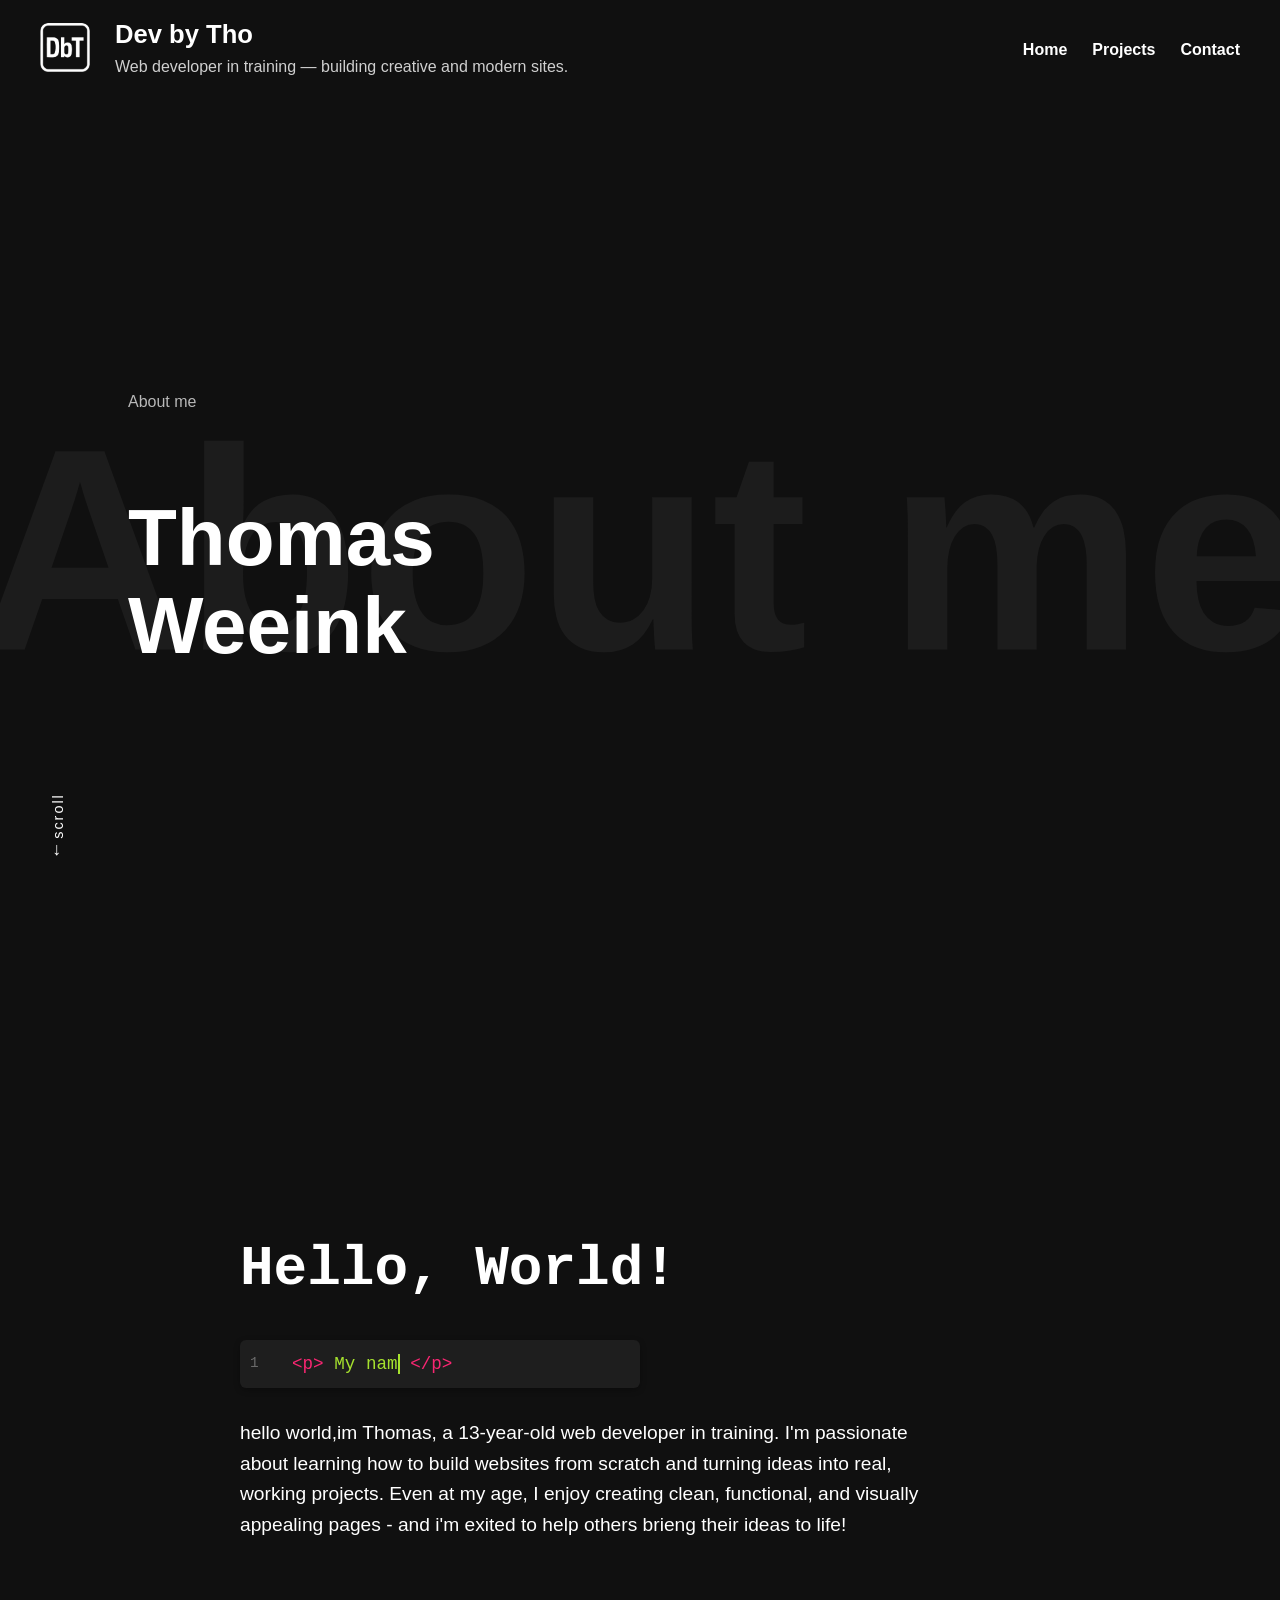
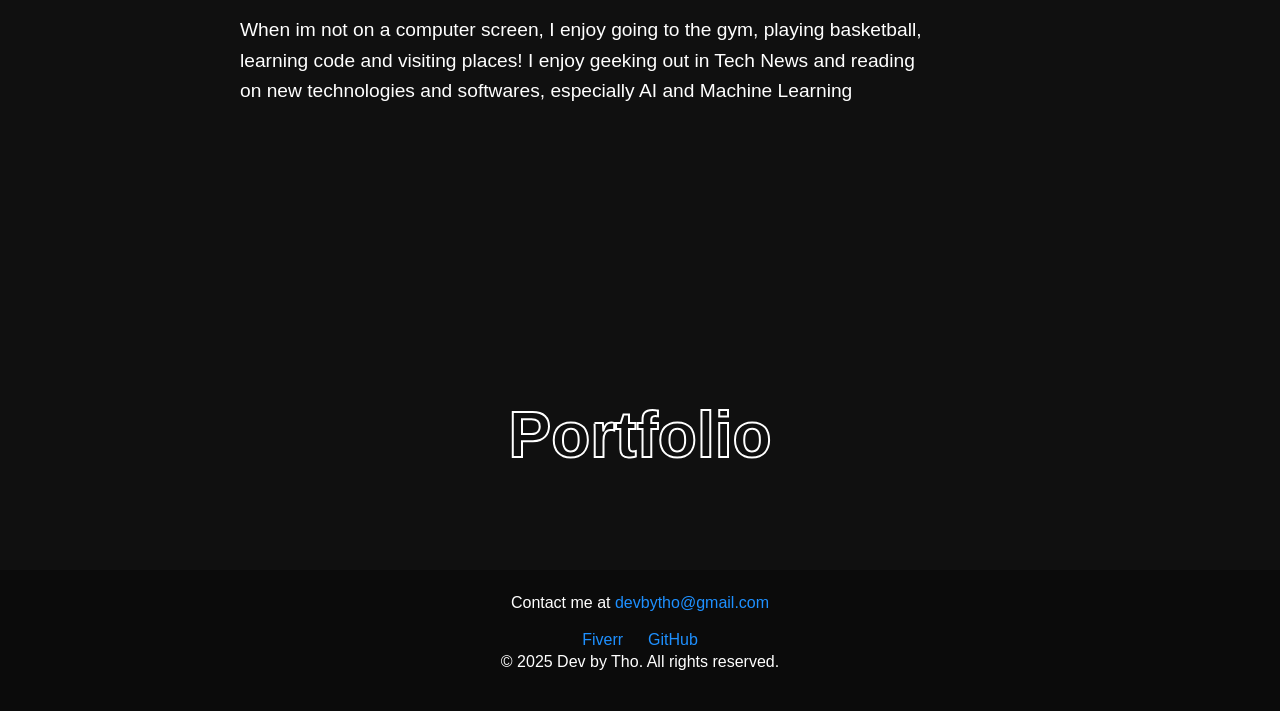
<file: About-Me.html>
<!DOCTYPE html>
<html lang="en">
<head>
  <meta charset="utf-8">
  <meta name="viewport" content="width=device-width, initial-scale=1.0, maximum-scale=1.0, user-scalable=no, viewport-fit=cover">
  <title>About me - Thomas</title>
  <link rel="stylesheet" href="css/Style.css">
  <script src="js/scroll.js"></script>
  <script src="js/Mouse-detection.js" defer></script>
  <script src="js/typewriter.js"></script>
</head>



<body>

  <!-- ✅ Updated Header (matches contact page style) -->
  <header id="top">
    <div class="left-group">
      <div class="website-logo">
        <img src="Images/WebsiteLogo.png" alt="website logo">
      </div>

      <div class="text">
        <h1>Dev by Tho</h1>
        <p>Web developer in training — building creative and modern sites.</p>
      </div>
    </div>

    <nav>
      <a href="index.html">Home</a>
      <a href="portfolio.html">Projects</a>
      <a href="contact.html">Contact</a>
    </nav>
  </header>

  <!-- ✅ Main Content -->
  <main>
  <div class="content-wrapper2">
  <section class="hero-section no-image">
  <div class="background-text">About me</div>

  <div class="text-area">
      <p>About me</p>
      <h1>Thomas<br><span>Weeink</span></h1>
    </div>
  </section>
  </div>


    <section class="intro-section" id="intro">
  <div class="intro-inner">
    <h1 id="hello">Hello, World!</h1>

    <div class="code-block">
      <code id="typewriter">
        <span class="tag">&lt;p&gt;</span>
        <span id="typed-text"></span>
        <span class="tag">&lt;/p&gt;</span>
      </code>
    </div>

    <p>
      hello world,im Thomas, a 13-year-old web developer in training. I'm passionate about learning how to build websites from scratch and turning ideas into real, working projects. Even at my age, I enjoy creating clean, functional, and visually appealing pages - and i'm exited to help others brieng their ideas to life!
    </p>
    <br><br>

    <p>
      When im not on a computer screen, I enjoy going to the gym, playing basketball, learning code and visiting places! I enjoy geeking out in Tech News and reading on new technologies and softwares, especially AI and Machine Learning
    </p>
  </div>
  </section>


  <section class="portfolio-section">
    <a href="portfolio.html" class="portfolio-wrapper">
      <h1 class="portfolio-text first">Portfolio</h1>
      <h1 class="portfolio-text second">Portfolio</h1>
    </a>
  </section>

  </main>


  <!-- ✅ Footer -->
  <footer id="bottom">
    <p>Contact me at <a href="mailto:devbytho@gmail.com">devbytho@gmail.com</a></p>
    <nav>
      <a href="https://www.fiverr.com/devbytho" target="_blank" rel="noopener noreferrer">Fiverr</a>
      <a href="https://github.com/devbytho" target="_blank" rel="noopener noreferrer">GitHub</a>
    </nav>
    <p>© 2025 Dev by Tho. All rights reserved.</p>
  </footer>

</body>
</html>
</file>
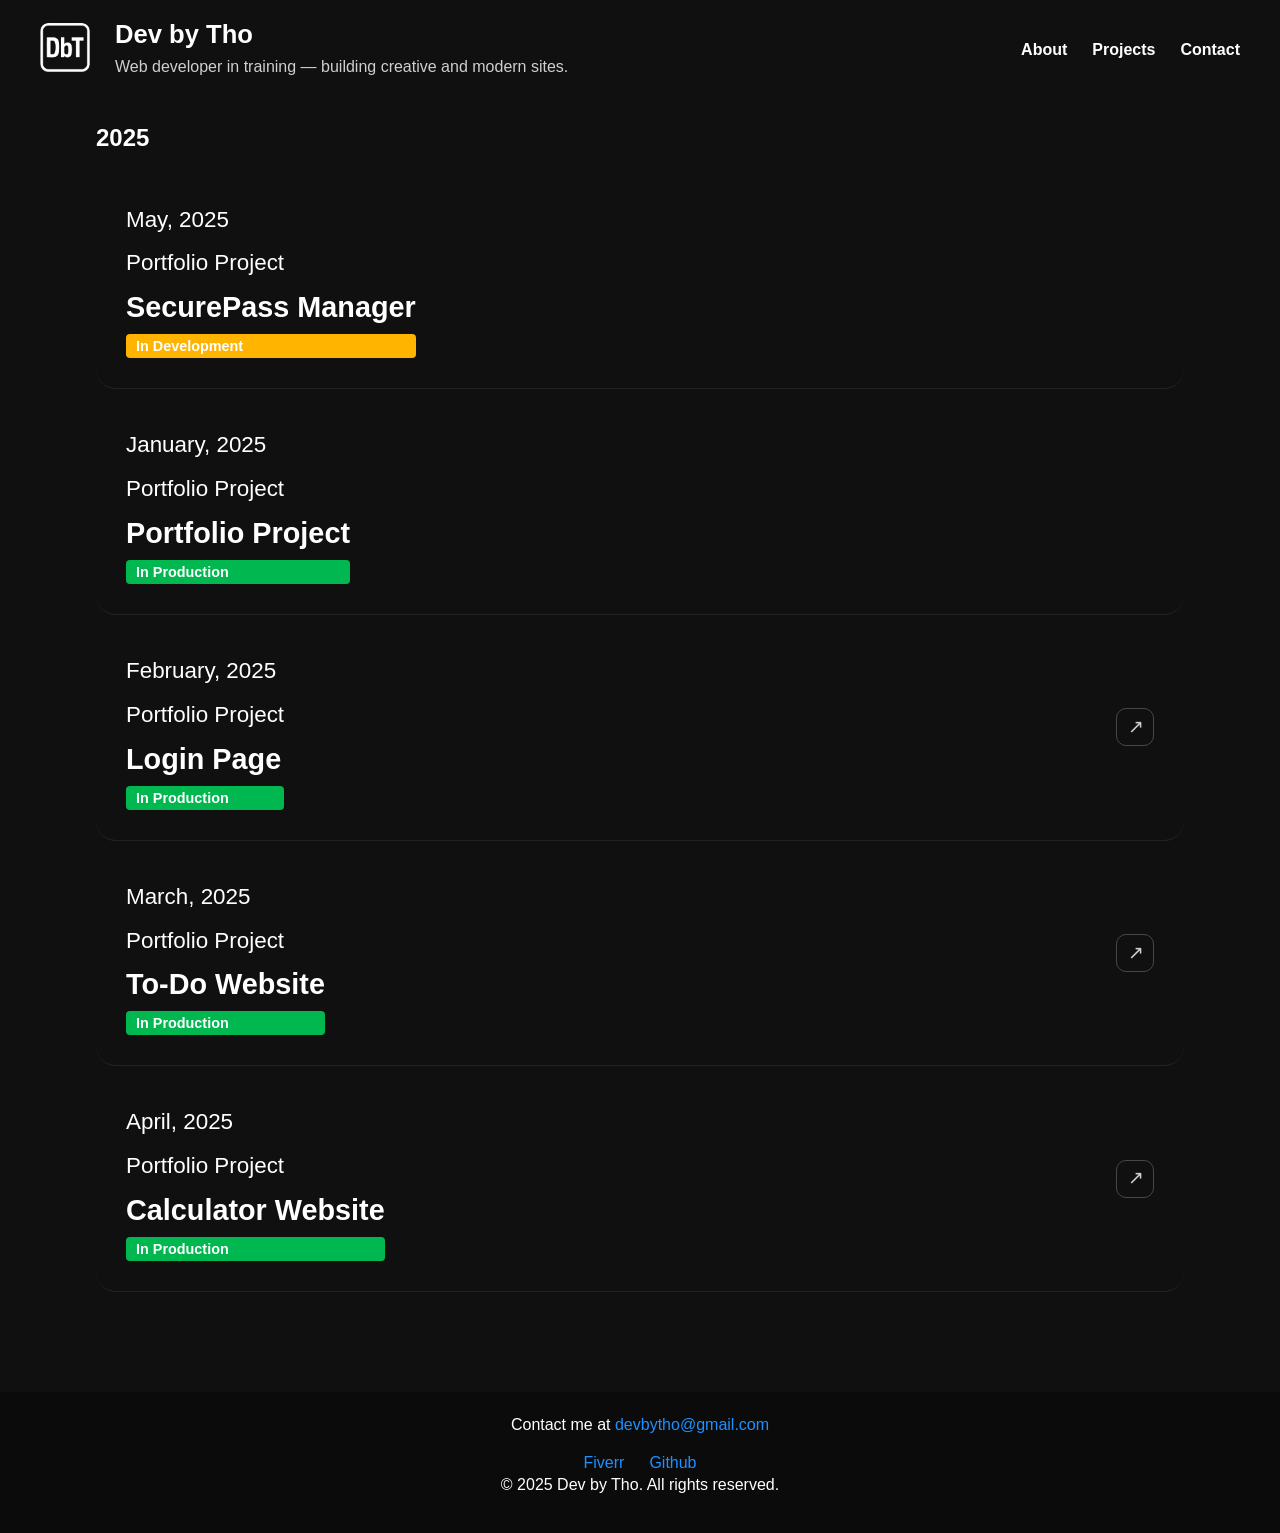
<file: portfolio.html>
<!DOCTYPE html>
<html>
    <head>
        <meta charset="utf-8">
        <meta name="viewport" content="width=device-width, initial-scale=1.0, maximum-scale=1.0, user-scalable=no, viewport-fit=cover">
        <title>Portfolio</title>
        <link rel="stylesheet" href="css/Style.css">
    </head>

    <body>
        <header id="top">
    <div class="left-group">
      <div class="website-logo">
        <img src="Images/WebsiteLogo.png" alt="website logo">
      </div>

      <div class="text">
        <h1>Dev by Tho</h1>
        <p>Web developer in training — building creative and modern sites.</p>
      </div>
    </div>

    <nav>
      <a href="About-Me.html">About</a>
      <a href="portfolio.html">Projects</a>
      <a href="contact.html">Contact</a>
    </nav>
    </header>

    <main>

      <section class="projects">
  <h1 class="year-title">2025</h1>


  <!-- Add this to your projects section in portfolio.html -->
  <div class="project">
    <a href="Portfolio-project-websites/eazypasswords-Details.html" class="project-main">
      <div class="project-info">
          <p class="date">May, 2025</p>
          <p class="type">Portfolio Project</p>
          <h2 class="name">SecurePass Manager</h2>
        <span class="status dev">In Development</span>
      </div>
    </a>
  <!-- No external icon since it's not finished -->
  </div>



  <!-- Portfolio Project (no external icon) -->
  <a href="Portfolio-project-websites/Portfolio-Details.html" class="project">
    <div class="project-info">
      <p class="date">January, 2025</p>
      <p class="type">Portfolio Project</p>
      <h2 class="name">Portfolio Project</h2>
      <span class="status production">In Production</span>
    </div>
  </a>

  <!-- Login Page -->
  <div class="project">
    <a href="Portfolio-project-websites/Login-page-Details.html" class="project-main">
      <div class="project-info">
        <p class="date">February, 2025</p>
        <p class="type">Portfolio Project</p>
        <h2 class="name">Login Page</h2>
        <span class="status production">In Production</span>
      </div>
    </a>
    <a href="https://login.thomasweeink.com" target="_blank" class="icon" title="Visit page"></a>
  </div>

  <!-- To-Do Website -->
  <div class="project">
    <a href="Portfolio-project-websites/To-do-Details.html" class="project-main">
      <div class="project-info">
        <p class="date">March, 2025</p>
        <p class="type">Portfolio Project</p>
        <h2 class="name">To-Do Website</h2>
        <span class="status production">In Production</span>
      </div>
    </a>
    <a href="https://to-do.thomasweeink.com" target="_blank" class="icon" title="Visit page"></a>
  </div>

  <!-- Calculator Website -->
  <div class="project">
    <a href="Portfolio-project-websites/Calculator-details.html" class="project-main">
      <div class="project-info">
        <p class="date">April, 2025</p>
        <p class="type">Portfolio Project</p>
        <h2 class="name">Calculator Website</h2>
        <span class="status production">In Production</span>
      </div>
    </a>
    <a href="https://calculator.thomasweeink.com" target="_blank" class="icon" title="Visit page"></a>
  </div>
</section>



    </main>

    <footer>
    <p>Contact me at <a href="mailto:devbytho@gmail.com">devbytho@gmail.com</a></p>
    <nav>
      <a href="https://www.fiverr.com/devbytho" target="_blank" rel="noopener noreferrer">Fiverr</a>
      <a href="https://github.com/devbytho" target="_blank" rel="noopener noreferrer">Github</a>
    </nav>
    <p>© 2025 Dev by Tho. All rights reserved.</p>
  </footer>

  
  <script>
  document.querySelectorAll('.project').forEach(project => {
  const mainLink = project.querySelector('.project-main');
  const iconLink = project.querySelector('.icon');

  // make the whole box clickable (except icon)
    if (mainLink) {
      project.addEventListener('click', () => {
        window.location.href = mainLink.href;
      });
    }

    // stop the project click if icon is pressed
    if (iconLink) {
      iconLink.addEventListener('click', (e) => {
       e.stopPropagation();
      });
    }
  });
  </script>

  </body>
</html>
</file>
<file: css/Style.css>
/* --- Global Style --- */

/* Make all text white by default */
* {
  color: white;
  box-sizing: border-box;
  margin: 0;
  padding: 0;
}

/* --- Body & Layout --- */
html, body {
  height: 100%;          /* full viewport height */
  margin: 0;
  padding: 0;
}

body {
  display: flex;
  flex-direction: column;
  min-height: 100vh;     /* ensures footer stays at bottom if page is short */
  background-color: rgb(16,16,16);
  font-family: 'Arial', sans-serif;
}

/* Main content fills remaining space */
main {
  flex: 1;
}

/* --- Header --- */
header {
  display: flex;
  align-items: center;
  justify-content: space-between;
  padding: 20px 40px;
}

.website-logo img {
  width: 50px;
  height: 50px;
  object-fit: contain;
  flex-shrink: 0;
}

.left-group {
  display: flex;
  align-items: center;
  gap: 25px;
}

.left-group h1 {
  margin: 0;
  font-size: 1.6rem;
}

.left-group p {
  margin: 5px 0 0;
  font-size: 1rem;
  opacity: 0.8;
}

/* Only header links white */
header nav a {
  color: white;
  text-decoration: none;
  font-weight: bold;
  transition: opacity 0.2s ease;
}

header nav a:hover {
  opacity: 0.5;
}

/* All other links default blue */
a:not(header nav a) {
  color: #1e90ff;
  text-decoration: none;
  transition: color 0.3s;
}

a:not(header nav a):hover {
  color: #63b3ff;
  text-decoration: underline;
}

/* Header navigation */
nav {
  display: flex;
  gap: 25px;
}

/* === Responsive Design (hide text on small screens) === */
@media (max-width: 700px) {
  header {
    flex-direction: row;
    justify-content: space-between;
    padding: 15px 25px;
  }

  .left-group .text {
    display: none;
  }

  nav {
    gap: 15px;
  }
}

/* --- Footer --- */
footer {
  background-color: rgb(11, 11, 11);
  display: flex;
  flex-direction: column;
  align-items: center;
  text-align: center;
  padding: 20px;
  color: white;
  width: 100%;
  margin-top: auto;       /* pushes footer to bottom if page is short */
}

/* --- Headings --- */
h1, h2, h3, h4, h5, h6 {
  color: white;
  margin-top: 1em;
  margin-bottom: 0.5em;
}

/* --- Paragraphs --- */
p {
  line-height: 1.6;
  margin-bottom: 1em;
}

/* --- Buttons --- */
button,
input[type="submit"],
input[type="button"] {
  background-color: #1e90ff;
  color: white;
  border: none;
  padding: 10px 16px;
  border-radius: 6px;
  cursor: pointer;
  transition: background-color 0.3s;
}

button:hover,
input[type="submit"]:hover,
input[type="button"]:hover {
  background-color: #63b3ff;
}

/* --- Images --- */
img {
  max-width: 100%;
  border-radius: 8px;
}

/* === Universal Hero Section (top part for all pages) === */
.hero-section {
  display: flex;
  align-items: center;
  justify-content: space-between;
  min-height: 100vh;
  padding: 0 10%;
  position: relative;
  background-color: rgb(16,16,16);
}

/* Left text area */
.hero-section .text-area {
  flex: 1;
}

.hero-section .text-area p {
  opacity: 0.7;
  font-size: 1rem;
  margin-bottom: 1em;
}

.hero-section .text-area h1 {
  font-size: 5rem;
  font-weight: 700;
  line-height: 1.1;
}

.hero-section .text-area h1 span {
  display: block;
}

/* Right image area */
.hero-section .image-area {
  flex: 1;
  display: flex;
  justify-content: center;
}

.hero-section .image-area img {
  width: 360px;
  border-radius: 10px;
  box-shadow: 0 0 40px rgba(255, 255, 255, 0.08);
}

/* --- Responsive adjustments --- */
@media (max-width: 850px) {
  .hero-section {
    flex-direction: column;
    text-align: center;
    padding: 60px 20px;
  }

  .hero-section .image-area {
    margin-top: 40px;
  }

  .hero-section .text-area h1 {
    font-size: 3rem;
  }
}


.scroll-indicator {
  position: absolute;
  left: 35px;
  bottom: 40px;
  display: flex;
  flex-direction: column;
  align-items: center;
  color: white;
  font-size: 0.9rem;
  letter-spacing: 2px;
  z-index: 9999;
  transition: opacity 0.3s ease;
  opacity: 1;
  pointer-events: none;
}

/* Rotate text and center it visually with the arrow */
.scroll-text {
  display: inline-block;
  transform: rotate(-90deg);
  transform-origin: center center; /* pivot around center */
  text-transform: lowercase;
  margin-bottom: 15px; /* space between text and arrow */
  text-align: center;
}

.scroll-indicator .arrow {
  font-size: 18px;
  animation: bounce 1.4s infinite ease-in-out;
}

@keyframes bounce {
  0%, 100% { transform: translateY(0); }
  50% { transform: translateY(8px); }
}

/* Hide scroll indicator on small screens */
@media (max-width: 550px) {
  .scroll-indicator {
    display: none;
  }
}

/* Make sure hero content sits above it */
.hero-section .text-area,
.hero-section .image-area {
  position: relative;
  z-index: 1;
}

/* Prevent unwanted horizontal scroll caused by transforms */
body {
  overflow-x: hidden;
  width: 100%;
}

.content-wrapper2 {
  overflow-x: hidden;
  width: 100%;
  position: relative;
}

/* Ghost background text styling */
.background-text {
  position: absolute;
  top: 50%;
  left: 50%;
  transform: translate(-50%, -50%);
  font-size: 18rem;
  font-weight: 900;
  color: rgba(255, 255, 255, 0.05);
  white-space: nowrap;
  user-select: none;
  pointer-events: none;
  z-index: 0;
  transition: opacity 0.4s ease;
}

@media (max-width: 850px) {
  .background-text {
    display: none;
  }
}

/* --- Variant: Hero section with no image --- */
.hero-section.no-image {
  justify-content: center; /* centers text vertically */
}

/* On desktop: keep same height */
.hero-section.no-image {
  min-height: 100vh;
}

/* On mobile: make it shorter */
@media (max-width: 850px) {
  .hero-section.no-image {
    min-height: 30vh;
    padding: 40px 10%;
  }

  .hero-section.no-image .text-area {
    text-align: center;
    margin: 0 auto;
  }
}



/* === Intro Section (Hello World Style) === */
.intro-section {
  min-height: 100vh;
  display: flex;
  justify-content: center; /* center vertically */
  align-items: center;     /* center horizontally */
  background-color: rgb(16,16,16);
  color: white;
  font-family: 'Poppins', 'Arial', sans-serif;
  line-height: 1.6;
  padding: 0 15%;
}

/* keeps everything together and left-aligned */
.intro-inner {
  text-align: left;
  width: 100%;
  max-width: 800px;
}

/* --- Heading --- */
.intro-section h1 {
  font-size: 3.5rem;
  font-weight: 800;
  margin-bottom: 25px;
}

/* --- Compact code block --- */
.code-block {
  position: relative;
  background-color: #1e1e1e;
  border-radius: 6px;
  padding: 10px 16px;
  font-family: 'Fira Code', 'Courier New', monospace;
  display: flex;
  align-items: center;
  justify-content: flex-start;
  box-shadow: 0 2px 6px rgba(0, 0, 0, 0.3);
  margin-bottom: 30px;
  max-width: 400px;
  width: 100%;
  overflow-x: auto;
}

.code-block::before {
  content: "1";
  position: absolute;
  left: 10px;
  top: 50%;
  transform: translateY(-50%);
  color: #6a6a6a;
  font-size: 0.9rem;
}

.code-block code {
  color: #d4d4d4;
  font-size: 1.1rem;
  margin-left: 36px;
  display: block;
}

.code-block .tag { color: #f92672; }

#typed-text {
  color: #a6e22e;
  border-right: 2px solid #a6e22e;
  animation: blink 0.7s infinite;
}

/* --- Paragraphs --- */
.intro-section p {
  font-size: 1.2rem;
  max-width: 700px;
  margin-bottom: 1.2em;
}

/* --- Links --- */
.intro-section a {
  color: #63b3ff;
  text-decoration: none;
  font-style: italic;
  transition: all 0.3s ease;
}

.intro-section a:hover {
  color: white;
  border-bottom-color: white;
}

/* --- Blink animation --- */
@keyframes blink {
  0%, 50% { border-color: #a6e22e; }
  50.1%, 100% { border-color: transparent; }
}

/* --- Responsive scaling (same look, smaller) --- */
@media (max-width: 900px) {
  .intro-section { padding: 80px 10%; }
  .intro-section h1 { font-size: 2.8rem; }
  .code-block code { font-size: 1rem; }
  .intro-section p { font-size: 1rem; }
}

@media (max-width: 420px) {
  .intro-section { padding: 60px 6%; }
  .intro-section h1 { font-size: 2.2rem; }
  .code-block code { font-size: 0.95rem; }
  .intro-section p { font-size: 0.95rem; }
  #typed-text { border-right-width: 2px; }
}

.portfolio-section {
  display: flex;
  justify-content: center;
  align-items: center;
  height: 30vh;
  background-color: rgb(16,16,16);
}

/* --- Wrapper holds both texts and clickable --- */
.portfolio-wrapper {
  position: relative;
  display: inline-block;
  cursor: pointer;
  text-decoration: none;
  line-height: 1;
  user-select: none;

  /* Make wrapper match the size of the text */
  width: max-content;
  height: max-content;
  padding: 2em 10em; /* optional: small hover area */
}

/* --- Both text layers --- */
.portfolio-text {
  position: absolute;
  left: 50%;
  top: 50%;
  transform: translate(-50%, -50%);
  font-size: 4rem;
  font-weight: 800;
  font-family: 'Poppins', sans-serif;
  margin: 0;
  white-space: nowrap;
  transition: transform 0.6s ease, opacity 0.4s ease;
  pointer-events: none; /* avoid flicker */
}

/* --- Outlined text visible by default --- */
.portfolio-text.first {
  color: transparent;
  -webkit-text-stroke: 2px white;
  opacity: 1;
  z-index: 2;
}

/* --- Filled text hidden below initially --- */
.portfolio-text.second {
  color: white;
  transform: translate(-50%, 100%);
  opacity: 0;
  z-index: 1;
}

/* --- Hover animation (desktop only) --- */
.supports-hover .portfolio-wrapper:hover .portfolio-text.first {
  transform: translate(-50%, -100%);
  opacity: 0;
}

.supports-hover .portfolio-wrapper:hover .portfolio-text.second {
  transform: translate(-50%, -50%);
  opacity: 1;
}

/* --- Touch fallback (iPad/mobile) --- */
.no-hover .portfolio-text.first {
  display: none;
}

.no-hover .portfolio-text.second {
  transform: translate(-50%, -50%);
  opacity: 1;
  z-index: 2;
}

/* === Portfolio Grid === */
.portfolio-grid {
  display: grid;
  grid-template-columns: repeat(2, 1fr);
  gap: 40px;
  padding: 60px 10%;
  color: #fff;
  font-family: 'Poppins', sans-serif;
}

/* === Each project card === */
/* === Project container === */
.project {
  text-align: left;
  position: relative;
  overflow: hidden;
  transition: box-shadow 0.3s ease, transform 0.3s ease;
  border-radius: 20px;
  background-color: transparent;
  cursor: pointer;
}

/* Hover effect — subtle and elegant */
.project:hover {
  box-shadow: 0 20px 50px rgba(0, 0, 0, 0.6);
  transform: scale(1.03);
  z-index: 2;
}

/* === Wrapper for image (prevents layout shift & fixes ratio) === */
.project-image-wrapper {
  position: relative;
  overflow: hidden;
  border-radius: 20px;
  aspect-ratio: 16 / 9; /* all images same proportional shape */
}

/* === Project image === */
.project img {
  width: 100%;
  height: 100%;
  object-fit: cover;
  display: block;
  transition: transform 0.4s ease, filter 0.3s ease;
  will-change: transform;
}

.project:hover img {
  transform: scale(1.05);
  filter: brightness(1.1);
}

/* === Titles & subtitles === */
.project h3 {
  margin-top: 28px;
  font-size: 2rem; /* larger title */
  font-weight: 600;
  color: #ddd;
  transition: color 0.3s ease;
}

.project p {
  margin-top: 8px;
  color: #b3b3b3;
  font-size: 1.4rem; /* larger subtitle */
  transition: color 0.3s ease;
}

.project:hover h3 {
  color: #fff;
}

.project:hover p {
  color: #d3d3d3;
}

/* === Portfolio grid layout === */
.portfolio-grid {
  display: grid;
  grid-template-columns: repeat(auto-fit, minmax(800px, 1fr)); /* much larger boxes */
  gap: 80px;
  margin-top: 80px;
  padding: 0 40px;
}

/* === Responsive adjustments === */
@media (max-width: 1600px) {
  .portfolio-grid {
    grid-template-columns: repeat(auto-fit, minmax(600px, 1fr));
    gap: 60px;
  }
}

@media (max-width: 900px) {
  .portfolio-grid {
    grid-template-columns: 1fr; /* single column on smaller screens */
    gap: 50px;
  }

  .project h3 {
    font-size: 1.6rem;
  }

  .project p {
    font-size: 1.1rem;
  }
}

/* === Toolbox Section === */
.toolbox {
  color: white;
  text-align: center;
  padding: 100px 10%;
  font-family: 'Poppins', sans-serif;
}

.toolbox h2 {
  font-size: 3.5rem;
  font-weight: 800;
  margin-bottom: 80px;
}

/* === Grid Layout === */
.tools-grid {
  display: grid;
  grid-template-columns: repeat(2, 1fr); /* Default: 2 per row */
  gap: 40px;
  justify-items: center;
}

/* === Individual Tool Box === */
.tool {
  background-color: #212121;
  border: 1px solid #1f1f1f;
  width: 180px;
  height: 180px;
  display: flex;
  flex-direction: column;
  justify-content: center;
  align-items: center;
  text-decoration: none !important;
  color: white;
  transition: transform 0.3s ease, border-color 0.3s ease, box-shadow 0.3s ease;
  border-radius: 10px;
}

/* Ensure no blue underline or tint ever */
.tool:link,
.tool:visited,
.tool:hover,
.tool:active {
  text-decoration: none !important;
  color: inherit !important;
}

/* === Icon === */
.tool i {
  font-size: 64px;
  margin-bottom: 15px;
  transition: color 0.3s ease;
}

/* === Text === */
.tool p {
  font-size: 1rem;
  font-weight: 500;
  color: #bbb;
  margin: 0;
}

/* === Hover Animation === */
.tool:hover {
  transform: translateY(-10px);
  border-color: #444;
  box-shadow: 0 0 20px rgba(255, 255, 255, 0.1);
}

/* === Hover Colors === */
.tool:hover i.devicon-html5-plain { color: #e34f26; }
.tool:hover i.devicon-css3-plain { color: #1572B6; }
.tool:hover i.devicon-javascript-plain { color: #f7df1e; }
.tool:hover i.devicon-csharp-plain { color: #68217a; }

/* === Responsive Layouts === */
@media (min-width: 1000px) {
  .tools-grid {
    grid-template-columns: repeat(4, 1fr); /* 4 per row on large screens */
  }
}

@media (max-width: 700px) {
  .tools-grid {
    grid-template-columns: 1fr; /* 1 per row on mobile */
  }

  .tool {
    width: 160px;
    height: 160px;
  }

  .tool i {
    font-size: 48px;
  }
}

/* my skils*/
body {
  margin: 0;
  color: white;
  font-family: 'Poppins', sans-serif;
}

/* --- Overall Layout --- */
.skills-wrapper {
  display: grid;
  grid-template-columns: 1fr 1fr;
  align-items: start;
  gap: 80px;
  padding: 120px 12%;
}

@media (max-width: 900px) {
  .skills-wrapper {
    grid-template-columns: 1fr;
    gap: 60px;
    padding: 80px 8%;
  }
}

/* --- Left Section --- */
.skills-intro h4 {
  color: #bdbdbd;
  font-weight: 500;
  margin-bottom: 10px;
}

.skills-intro h1 {
  font-size: 4rem;
  font-weight: 700;
  margin-bottom: 30px;
}

.skills-intro p {
  color: #e0e0e0;
  font-size: 1.2rem;
  line-height: 1.6;
}

/* --- Right Section --- */
.skills-section {
  display: grid;
  grid-template-columns: repeat(auto-fit, minmax(300px, 1fr));
  gap: 24px;
}

.skill {
  background-color: #141414;
  padding: 24px;
  border-radius: 16px;
  transition: background 0.3s;
  cursor: pointer;
  overflow: hidden;
}

.skill:hover {
  background-color: #1e1e1e;
}

.skill-header {
  display: flex;
  align-items: center;
  justify-content: space-between;
}

.icon2 {
  font-size: 1.8rem;
}

.skill h3 {
  flex-grow: 1;
  font-size: 1.3rem;
  margin-left: 10px;
}

.arrow2 {
  display: inline-block;
  width: 12px;
  height: 12px;
  border-left: 2px solid white;
  border-bottom: 2px solid white;
  transform: rotate(-45deg); /* points down by default */
  transition: transform 0.3s ease;
  margin-left: 8px;
}

.skill.open .arrow2 {
  transform: rotate(135deg); /* points up when open */
}



/* --- Slide Down + Reveal Effect --- */
.skill-content {
  max-height: 0;
  opacity: 0;
  overflow: hidden;
  margin-top: 0;
  transform: translateY(-20px);
  transition: 
    max-height 0.5s ease,
    opacity 0.4s ease,
    transform 0.5s ease;
  font-size: 1rem;
  color: #bdbdbd;
}

.skill.open .skill-content {
  max-height: 200px;
  opacity: 1;
  margin-top: 12px;
  transform: translateY(0);
}


/* --- Remove link underlines globally --- */
a {
  text-decoration: none;
  color: inherit;
}

/* === Project List === */
.projects {
  width: 85%;
  max-width: 1200px;
  margin: auto;
  margin-bottom: 100px; /* space before footer */
}

/* clickable project container */
.project {
  display: flex;
  justify-content: space-between;
  align-items: center;
  padding: 30px;
  border-bottom: 1px solid #222;
  transition: background 0.4s ease, transform 0.3s ease;
  cursor: pointer;
  position: relative;
  text-decoration: none !important;
  color: inherit !important;
}

.project:hover {
  background: rgba(255, 255, 255, 0.05);
  transform: translateY(-2px);
}

/* remove underline inside */
.project * {
  text-decoration: none !important;
  color: inherit !important;
}

/* project info */
.project-info {
  display: flex;
  flex-direction: column;
}

/* text styles */
.date {
  font-size: 0.9rem;
  color: #aaa;
  margin: 0;
}

.type {
  font-size: 0.9rem;
  color: #999;
  margin: 5px 0 10px 0;
}

.name {
  font-size: 1.8rem;
  font-weight: 700;
  margin: 0;
}

/* status */
.status {
  display: inline-block;
  margin-top: 10px;
  padding: 4px 10px;
  border-radius: 4px;
  font-size: 0.9rem;
  font-weight: 600;
}

.production {
  background: #00b84f;
  color: #fff;
}

.dev {
  background: #ffb400;
  color: #000;
}

/* --- Icon Button (↗) --- */
.icon {
  display: flex;
  align-items: center;
  justify-content: center;
  width: 38px;
  height: 38px;
  border: 1.5px solid #555;
  border-radius: 10px;
  font-size: 1.2rem;
  opacity: 0.8;
  transition: all 0.3s ease;
  flex-shrink: 0;
}

.project:hover .icon {
  border-color: #888;
  opacity: 1;
  transform: translateY(-3px);
  background: rgba(255, 255, 255, 0.05);
}

.icon::before {
  content: "↗";
  transform: translate(1px, -1px);
}


.projects {
  width: 85%;
  max-width: 1200px;
  margin: auto;
  margin-bottom: 100px; /* add space before footer */
}





.project-details {
  width: 85%;
  max-width: 1100px;
  margin: 100px auto;
}

.text-section h2 {
  font-size: 2.8rem;
  margin-bottom: 0.5rem;
}

.text-section .type {
  color: #999;
  font-size: 1.2rem;
  margin-bottom: 2rem;
}

.text-section .desc {
  line-height: 1.8;
  color: #ddd;
  font-size: 1.05rem;
  max-width: 800px;
}

.info-grid {
  display: flex;
  justify-content: space-between;
  flex-wrap: wrap;
  margin-top: 60px;
  border-top: 1px solid #222;
  border-bottom: 1px solid #222;
  padding: 20px 0;
  text-align: center;
}

.info-grid div {
  flex: 1;
  min-width: 150px;
  border-right: 1px solid #222;
}

.info-grid div:last-child {
  border-right: none;
}

.info-grid h4 {
  color: #888;
  font-weight: 500;
  margin-bottom: 8px;
}

.info-grid p {
  color: #fff;
  font-weight: 600;
}

.info-grid a {
  color: #fff;
  text-decoration: none;
}

.info-grid a:hover {
  text-decoration: underline;
}

.tech-icons {
  display: flex;
  justify-content: space-around;
  align-items: center;
  margin-top: 80px;
  border-top: 1px solid #222;
  padding-top: 50px;
}

.tech-icons div {
  text-align: center;
}

.tech-icons img {
  width: 50px;
  opacity: 0.8;
  transition: 0.3s ease;
}

.tech-icons img:hover {
  opacity: 1;
  transform: translateY(-4px);
}

.tech-icons p {
  margin-top: 10px;
  color: #ccc;
  font-size: 0.95rem;
}

/* Features Section Styling */
.features-section {
  margin: 3rem 0;
}

.features-grid {
  display: grid;
  grid-template-columns: repeat(auto-fit, minmax(300px, 1fr));
  gap: 1.5rem;
  margin-top: 1rem;
}

.feature {
  background: #141414;
  padding: 1.5rem;
  border-radius: 16px;
  transition: background 0.3s ease;
  cursor: pointer;
}

.feature:hover {
  background: #1e1e1e;
}

.feature h4 {
  font-size: 1.1rem;
  margin-bottom: 0.5rem;
  color: #fff;
}

.feature p {
  color: #b3b3b3;
  line-height: 1.5;
  margin: 0;
}

/* Project Links Styling */
.project-links {
  display: flex;
  gap: 1rem;
  margin-top: 3rem;
  border-top: 1px solid #222;
  padding-top: 50px;
  flex-wrap: wrap;
}

.demo-btn, .code-btn {
  padding: 12px 24px;
  border-radius: 6px;
  text-decoration: none;
  font-weight: 600;
  transition: all 0.3s ease;
  border: none;
  cursor: pointer;
  font-size: 1rem;
}



.code-btn {
  background: #333;
  color: white;
}

.code-btn:hover {
  background: #555;
  transform: translateY(-2px);
}

/* Responsive adjustments */
@media (max-width: 768px) {
  .features-grid {
    grid-template-columns: 1fr;
  }
  
  .project-links {
    flex-direction: column;
  }
  
  .demo-btn, .code-btn {
    text-align: center;
    width: 100%;
  }
  
  .feature {
    padding: 1.2rem;
  }
}

/* Tech icons hover effects */
.tech-icons i {
  transition: transform 0.3s ease, opacity 0.3s ease;
}

.tech-icons i:hover {
  transform: translateY(-4px);
  opacity: 1;
}


/* ==========================
   CONTACT PAGE STYLING
   ========================== */

.contact-page .contact {
  display: flex;
  justify-content: space-between;
  align-items: flex-start;
  width: 85%;
  max-width: 1100px;
  margin: 120px auto;
  padding-bottom: 80px;
  border-bottom: 1px solid rgba(255, 255, 255, 0.1);
  color: #fff;
  font-family: "Poppins", sans-serif;
  position: relative; /* This contains the absolute positioned socials */
}

/* LEFT SIDE (TEXT INFO) */
.contact-page .contact-left {
  flex: 1;
}

.contact-page .intro {
  color: #a8a8a8;
  font-size: 1rem;
  margin-bottom: 14px;
  letter-spacing: 0.5px;
}

.contact-page .email a {
  font-size: 3rem;
  font-weight: 700;
  color: #fff;
  text-decoration: none;
  transition: color 0.3s ease;
}

.contact-page .email a:hover {
  color: #ddd;
}

.contact-page .location {
  font-size: 1.1rem;
  color: #ccc;
  margin-top: 20px;
  display: flex;
  align-items: center;
  gap: 8px;
}

/* SOCIAL ICONS - POSITIONED IN BOTTOM-LEFT OF PARENT CONTAINER */
.contact-page .socials {
  display: flex;
  align-items: center;
  gap: 20px;
  position: absolute;
  bottom: 20px;  /* Changed from top: 0 */
  left: 0;    /* Keep left: 0 */
}

.contact-page .follow {
  color: #aaa;
  font-size: 0.9rem;
  letter-spacing: 2px;
  opacity: 0.8;
  white-space: nowrap;
}

.contact-page .icons {
  display: flex;
  gap: 15px;
  align-items: center;
}

/* ICONS */
.contact-page .icon3 {
  width: 46px;
  height: 46px;
  display: inline-block;
  background-position: center;
  background-repeat: no-repeat;
  background-size: 60%;
  border-radius: 10px;
  background-color: rgba(252, 252, 252, 0.329);
  border: 1px solid rgba(255, 255, 255, 0.05);
  transition: all 0.25s ease;
}

.contact-page .icon3:hover {
  transform: translateY(-6px);
  background-color: rgba(0, 184, 79, 0.1);
  border-color: rgba(0, 184, 79, 0.25);
  box-shadow: 0 8px 30px rgba(0, 0, 0, 0.6);
}

/* Individual icons */
.contact-page .github {
  background-image: url('https://cdn.jsdelivr.net/gh/simple-icons/simple-icons/icons/github.svg');
  filter: invert(1) brightness(1.8);
}

.contact-page .fiverr {
  background-image: url('https://cdn.jsdelivr.net/gh/simple-icons/simple-icons/icons/fiverr.svg');
  filter: invert(1) brightness(1.8);
}

/* RESPONSIVE DESIGN */
@media (max-width: 850px) {
  .contact-page .contact {
    flex-direction: column;
    align-items: flex-start;
    gap: 40px;
    text-align: left;
    padding-bottom: 100px; /* Add more padding at bottom for social icons */
  }

  .contact-page .socials {
    gap: 15px;
    bottom: 20px; /* Adjust position for mobile */
  }

  .contact-page .icons {
    gap: 12px;
  }

  .contact-page .icon3 {
    width: 40px;
    height: 40px;
  }

  .contact-page .email a {
    font-size: 2.3rem;
  }
}
</file>
